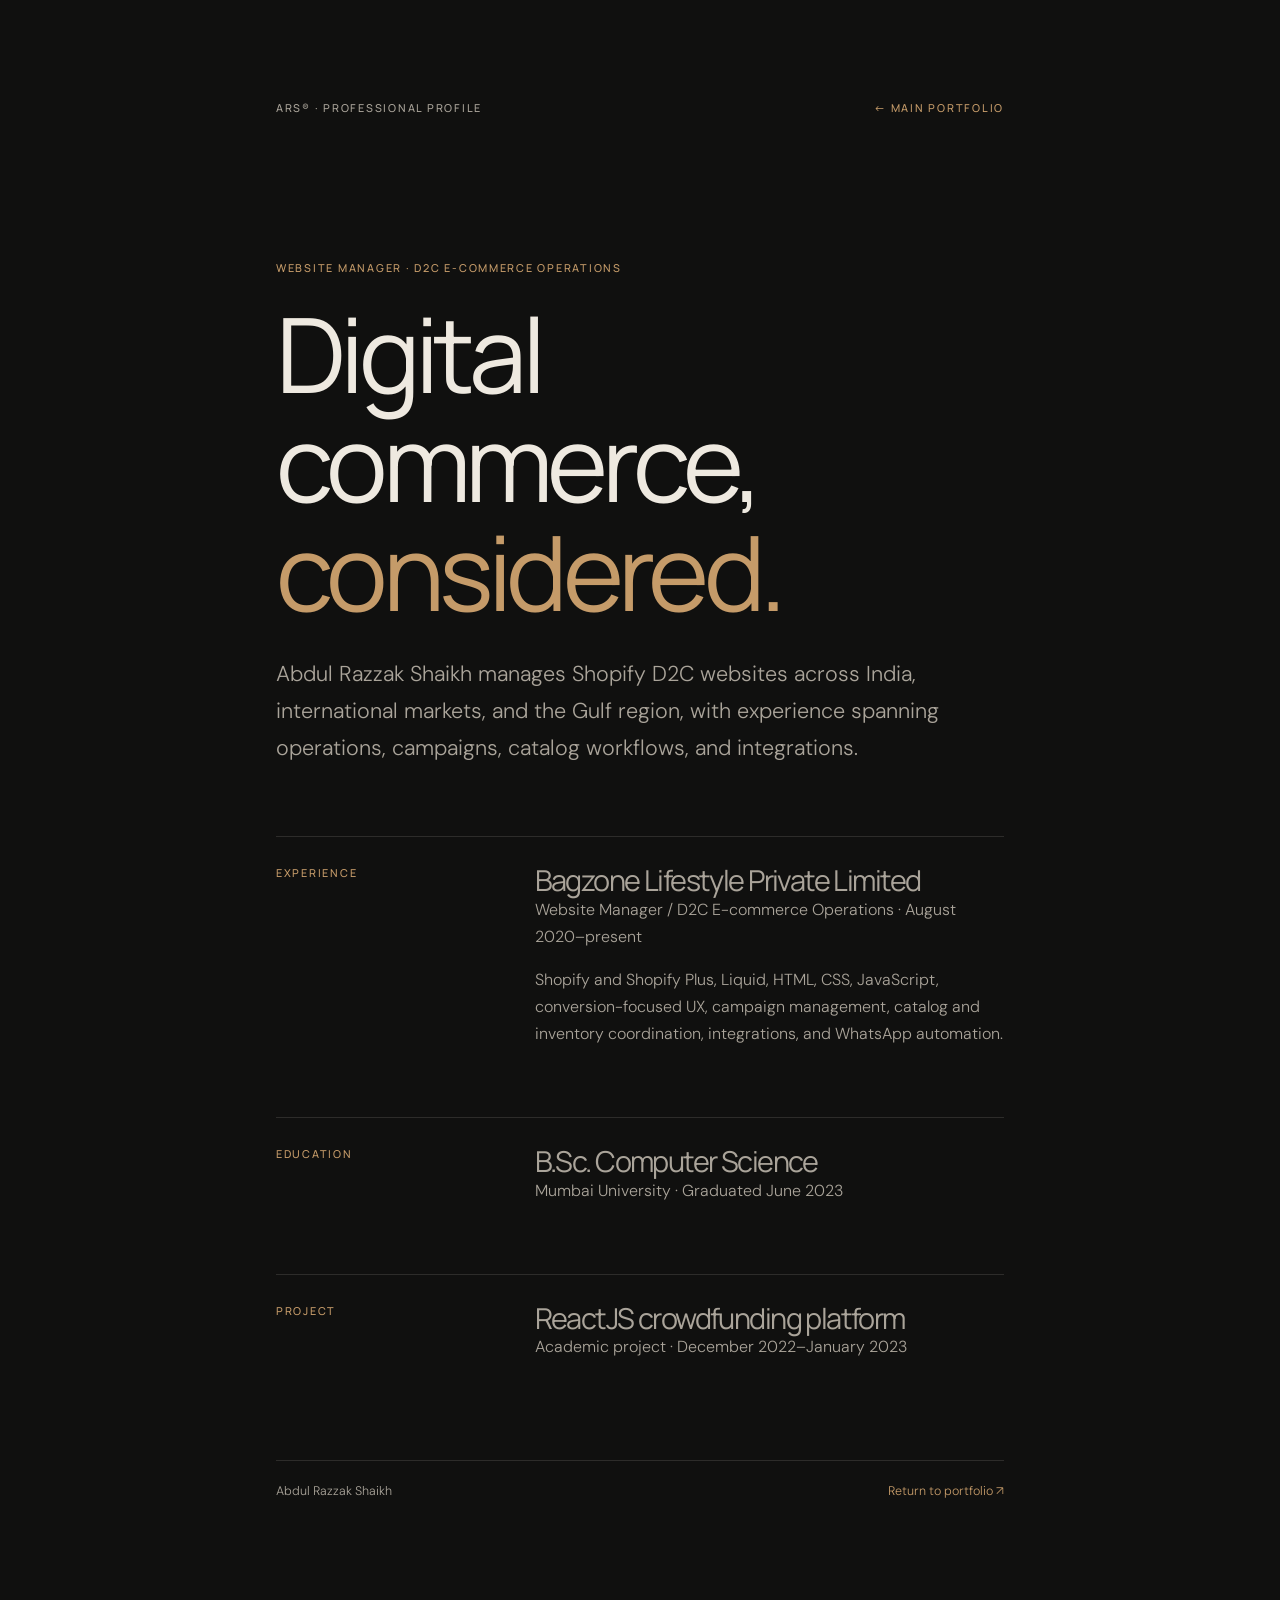
<file: guide/index.html>
<!doctype html>
<html lang="en">
<head>
<meta charset="utf-8" />
<meta name="viewport" content="width=device-width, initial-scale=1" />
<meta name="theme-color" content="#10100f" />
<title>About — Abdul Razzak Shaikh</title>
<meta name="description" content="Professional profile of Abdul Razzak Shaikh, Website Manager and D2C E-commerce Operations professional." />
<link rel="preconnect" href="https://fonts.googleapis.com" />
<link rel="preconnect" href="https://fonts.gstatic.com" crossorigin />
<link href="https://fonts.googleapis.com/css2?family=DM+Sans:wght@300;400;500;600&family=Manrope:wght@300;400;500;600;700&display=swap" rel="stylesheet" />
<style>
  :root{--bg:#10100f;--ink:#eee9e0;--dim:#aaa49a;--accent:#c59b69;--line:rgba(238,233,224,.13)}
  *{box-sizing:border-box;margin:0;padding:0}
  body{min-height:100vh;background:var(--bg);color:var(--ink);font:300 1rem/1.7 "DM Sans",system-ui,sans-serif}
  main{max-width:840px;margin:0 auto;padding:clamp(32px,8vw,100px) clamp(22px,6vw,56px)}
  a{color:var(--accent);text-decoration:none}a:hover{color:var(--ink)}
  .top,.tag,.meta{font:500 .68rem/1.5 Manrope,sans-serif;text-transform:uppercase;letter-spacing:.16em;color:var(--dim)}
  .top{display:flex;justify-content:space-between;margin-bottom:clamp(80px,16vh,170px)}
  .tag{color:var(--accent)}h1,h2{font-family:Manrope,sans-serif;font-weight:400;letter-spacing:-.055em;line-height:1.05}
  h1{font-size:clamp(3rem,9vw,6.5rem);margin:22px 0 30px}h1 em{font-style:normal;color:var(--accent)}
  .lead{font-size:clamp(1.1rem,2.3vw,1.35rem);color:var(--dim);max-width:62ch}
  section{border-top:1px solid var(--line);margin-top:70px;padding-top:28px;display:grid;grid-template-columns:1fr 2fr;gap:24px}
  h2{font-size:1.8rem}.body-copy{color:var(--dim)}.body-copy p+p{margin-top:16px}
  .meta{color:var(--accent);margin-bottom:10px}.bottom{border-top:1px solid var(--line);margin-top:100px;padding-top:20px;font-size:.78rem;color:var(--dim);display:flex;justify-content:space-between;gap:20px}
  @media(max-width:560px){.top{margin-bottom:95px}section{grid-template-columns:1fr;gap:12px;margin-top:48px}.bottom{flex-wrap:wrap}}
</style>
</head>
<body>
<main>
  <div class="top"><span>ARS® · Professional profile</span><a href="../">← Main portfolio</a></div>
  <p class="tag">Website manager · D2C e-commerce operations</p>
  <h1>Digital commerce,<br><em>considered.</em></h1>
  <p class="lead">Abdul Razzak Shaikh manages Shopify D2C websites across India, international markets, and the Gulf region, with experience spanning operations, campaigns, catalog workflows, and integrations.</p>
  <section><p class="meta">Experience</p><div class="body-copy"><h2>Bagzone Lifestyle Private Limited</h2><p>Website Manager / D2C E-commerce Operations · August 2020–present</p><p>Shopify and Shopify Plus, Liquid, HTML, CSS, JavaScript, conversion-focused UX, campaign management, catalog and inventory coordination, integrations, and WhatsApp automation.</p></div></section>
  <section><p class="meta">Education</p><div class="body-copy"><h2>B.Sc. Computer Science</h2><p>Mumbai University · Graduated June 2023</p></div></section>
  <section><p class="meta">Project</p><div class="body-copy"><h2>ReactJS crowdfunding platform</h2><p>Academic project · December 2022–January 2023</p></div></section>
  <div class="bottom"><span>Abdul Razzak Shaikh</span><a href="../">Return to portfolio ↗</a></div>
</main>
</body>
</html>
</file>
